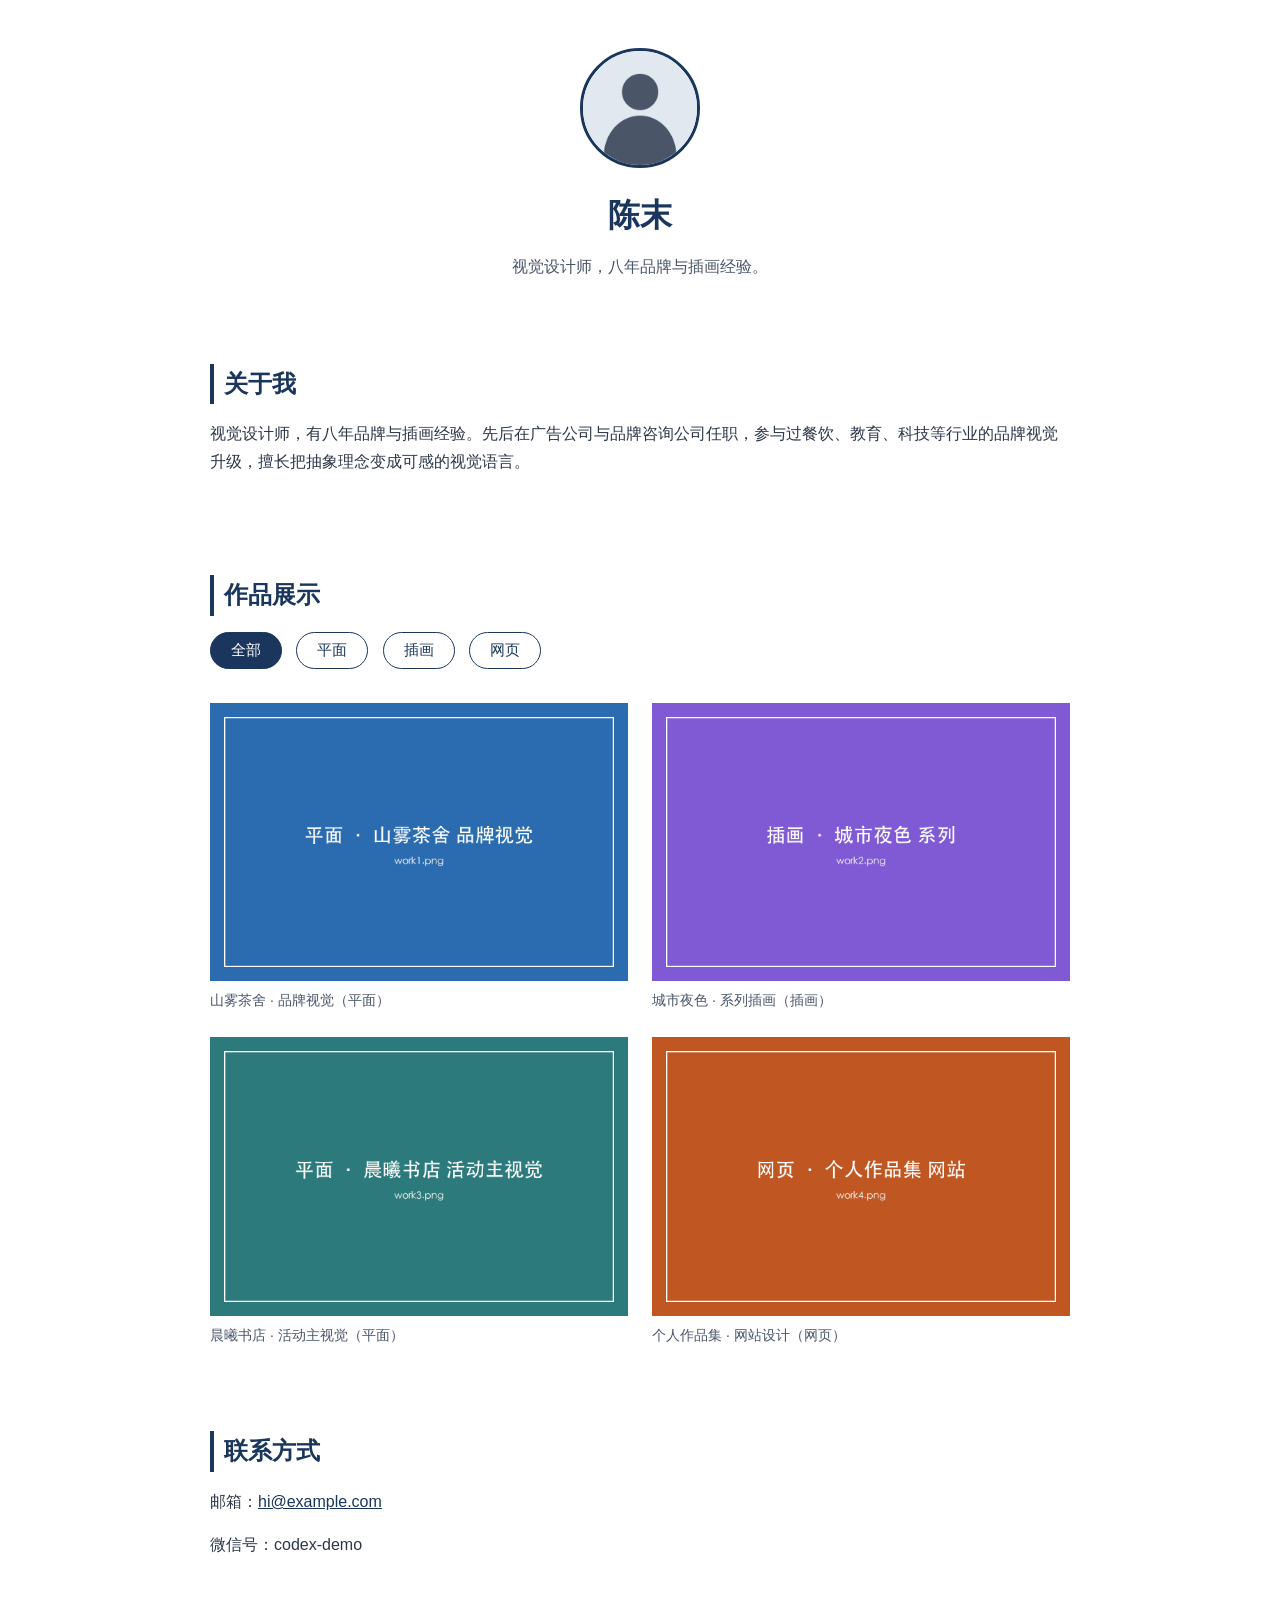
<file: 案例成品/第10章成品/my-page/index.html>
<!DOCTYPE html>
<html lang="zh-CN">
<head>
  <meta charset="UTF-8">
  <meta name="viewport" content="width=device-width, initial-scale=1.0">
  <title>陈末 · 视觉设计师</title>
  <link rel="stylesheet" href="style.css">
</head>
<body>
  <header class="hero">
    <img src="images/photo.jpg" alt="陈末的证件照" class="avatar">
    <h1>陈末</h1>
    <p class="tagline">视觉设计师，八年品牌与插画经验。</p>
  </header>

  <section class="about">
    <h2>关于我</h2>
    <p>视觉设计师，有八年品牌与插画经验。先后在广告公司与品牌咨询公司任职，参与过餐饮、教育、科技等行业的品牌视觉升级，擅长把抽象理念变成可感的视觉语言。</p>
  </section>

  <section class="works">
    <h2>作品展示</h2>
      <div class="filters">
        <button class="filter-btn active" data-filter="all">全部</button>
        <button class="filter-btn" data-filter="graphic">平面</button>
        <button class="filter-btn" data-filter="illustration">插画</button>
        <button class="filter-btn" data-filter="web">网页</button>
      </div>
      <div class="work-grid">
        <figure class="work" data-category="graphic">
          <img src="images/work1.png" alt="山雾茶舍 · 品牌视觉（平面）">
          <figcaption>山雾茶舍 · 品牌视觉（平面）</figcaption>
        </figure>
        <figure class="work" data-category="illustration">
          <img src="images/work2.png" alt="城市夜色 · 系列插画（插画）">
          <figcaption>城市夜色 · 系列插画（插画）</figcaption>
        </figure>
        <figure class="work" data-category="graphic">
          <img src="images/work3.png" alt="晨曦书店 · 活动主视觉（平面）">
          <figcaption>晨曦书店 · 活动主视觉（平面）</figcaption>
        </figure>
        <figure class="work" data-category="web">
          <img src="images/work4.png" alt="个人作品集 · 网站设计（网页）">
          <figcaption>个人作品集 · 网站设计（网页）</figcaption>
        </figure>
      </div>
  </section>

  <section class="contact">
    <h2>联系方式</h2>
    <p>邮箱：<a href="mailto:hi@example.com">hi@example.com</a></p>
    <p>微信号：codex-demo</p>
  </section>
  <script src="script.js"></script>
</body>
</html>
</file>
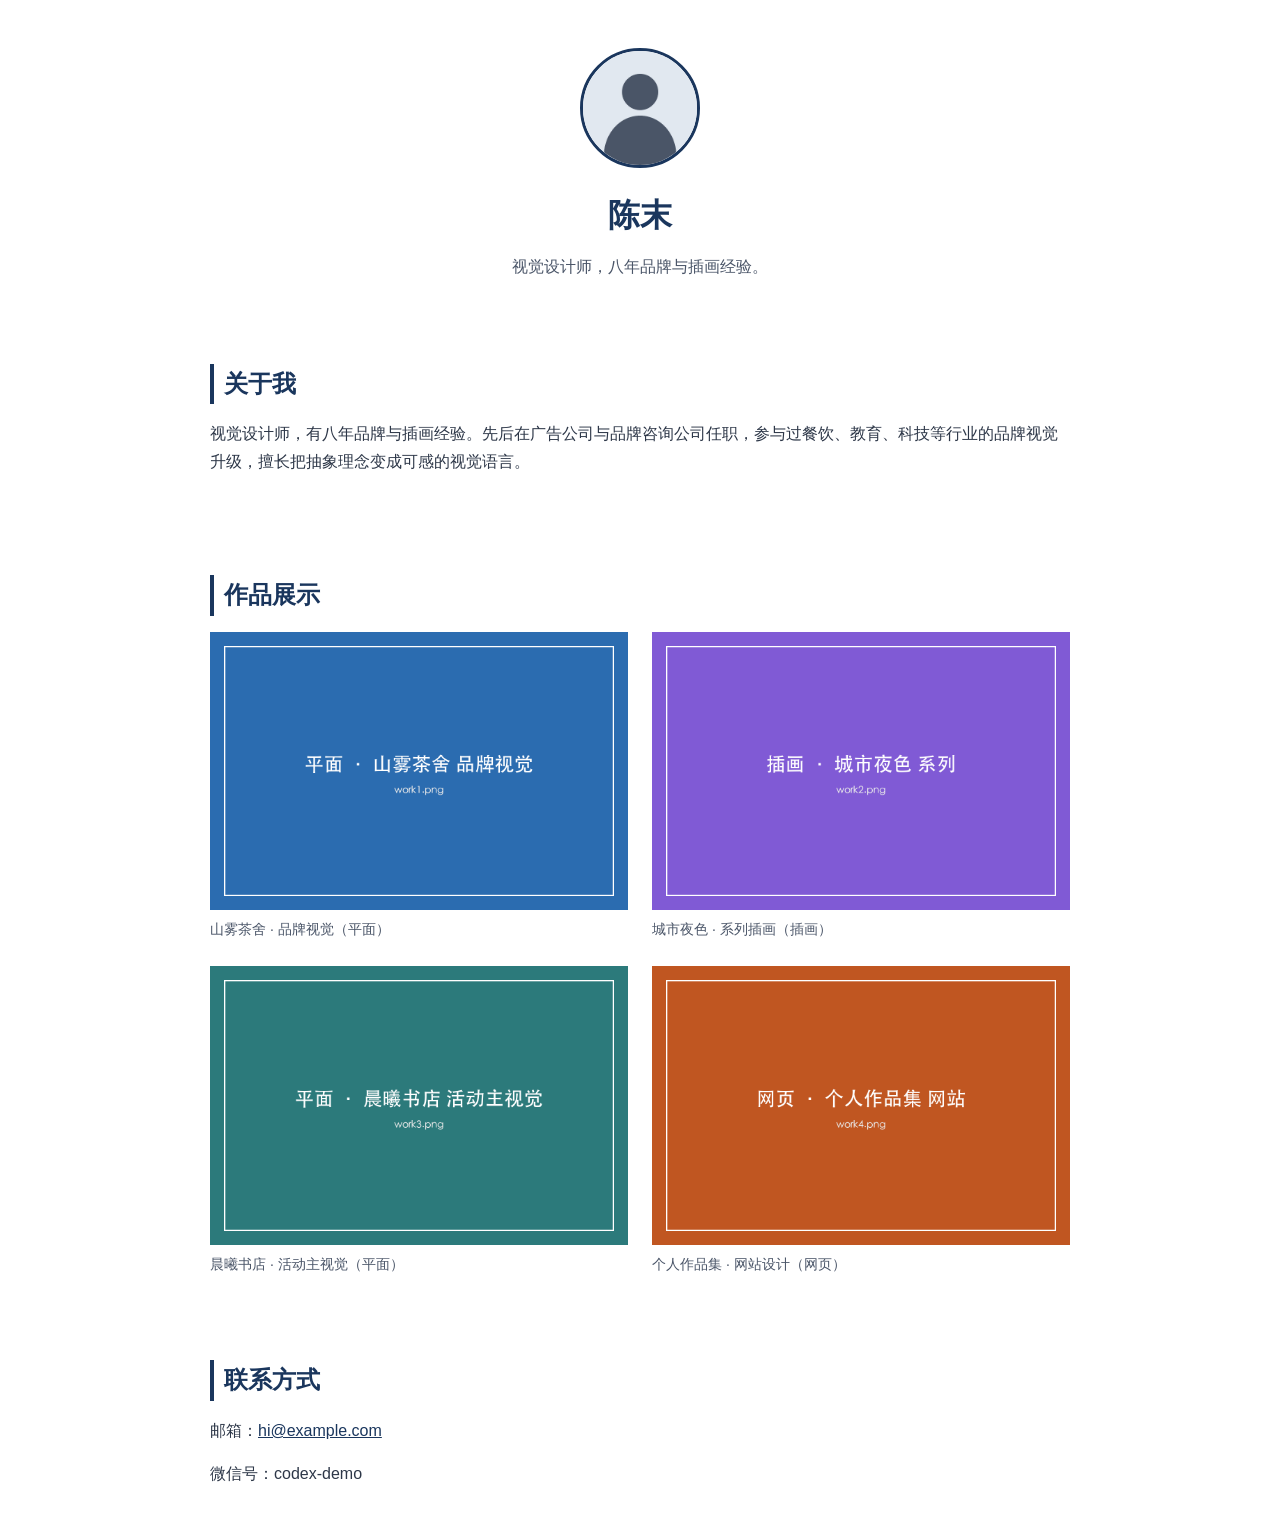
<file: 案例成品/第9章成品/my-page/index.html>
<!DOCTYPE html>
<html lang="zh-CN">
<head>
  <meta charset="UTF-8">
  <meta name="viewport" content="width=device-width, initial-scale=1.0">
  <title>陈末 · 视觉设计师</title>
  <link rel="stylesheet" href="style.css">
</head>
<body>
  <header class="hero">
    <img src="images/photo.jpg" alt="陈末的证件照" class="avatar">
    <h1>陈末</h1>
    <p class="tagline">视觉设计师，八年品牌与插画经验。</p>
  </header>

  <section class="about">
    <h2>关于我</h2>
    <p>视觉设计师，有八年品牌与插画经验。先后在广告公司与品牌咨询公司任职，参与过餐饮、教育、科技等行业的品牌视觉升级，擅长把抽象理念变成可感的视觉语言。</p>
  </section>

  <section class="works">
    <h2>作品展示</h2>
      <div class="work-grid">
        <figure class="work">
          <img src="images/work1.png" alt="山雾茶舍 · 品牌视觉（平面）">
          <figcaption>山雾茶舍 · 品牌视觉（平面）</figcaption>
        </figure>
        <figure class="work">
          <img src="images/work2.png" alt="城市夜色 · 系列插画（插画）">
          <figcaption>城市夜色 · 系列插画（插画）</figcaption>
        </figure>
        <figure class="work">
          <img src="images/work3.png" alt="晨曦书店 · 活动主视觉（平面）">
          <figcaption>晨曦书店 · 活动主视觉（平面）</figcaption>
        </figure>
        <figure class="work">
          <img src="images/work4.png" alt="个人作品集 · 网站设计（网页）">
          <figcaption>个人作品集 · 网站设计（网页）</figcaption>
        </figure>
      </div>
  </section>

  <section class="contact">
    <h2>联系方式</h2>
    <p>邮箱：<a href="mailto:hi@example.com">hi@example.com</a></p>
    <p>微信号：codex-demo</p>
  </section>
</body>
</html>
</file>
<file: 案例成品/第10章成品/my-page/style.css>
/* 整体 */
* { box-sizing: border-box; }
body {
  margin: 0;
  font-family: -apple-system, "PingFang SC", "Microsoft YaHei", sans-serif;
  color: #2d3748;
  background: #ffffff;
  line-height: 1.7;
}

/* 顶部：照片和一句话介绍 */
.hero {
  text-align: center;
  padding: 48px 20px 32px;
}
.avatar {
  width: 120px;
  height: 120px;
  border-radius: 50%;
  border: 3px solid #1a365d;
  object-fit: cover;
}
.hero h1 {
  margin: 12px 0 0;
  color: #1a365d;
}
.tagline {
  margin: 10px auto 0;
  color: #4a5568;
}

/* 中部：关于我 + 作品 */
.about, .works, .contact {
  max-width: 900px;
  margin: 0 auto;
  padding: 32px 20px;
}
.about h2, .works h2, .contact h2 {
  color: #1a365d;
  margin-bottom: 16px;
  border-left: 4px solid #1a365d;
  padding-left: 10px;
}

/* 作品网格：宽屏两列 */
.work-grid {
  display: grid;
  grid-template-columns: repeat(2, 1fr);
  gap: 24px;
}
.work { margin: 0; }
.work img {
  width: 100%;
  display: block;
}
.work figcaption {
  margin-top: 8px;
  font-size: 14px;
  color: #4a5568;
}
.contact a { color: #1a365d; }

/* 窄屏：作品排成一列 */
@media (max-width: 600px) {
  .work-grid { grid-template-columns: 1fr; }
}

/* 筛选按钮 */
.filters { margin-bottom: 24px; }
.filter-btn {
  padding: 8px 20px;
  margin: 0 10px 10px 0;
  border: 1px solid #1a365d;
  background: #ffffff;
  color: #1a365d;
  border-radius: 20px;
  cursor: pointer;
  font-size: 15px;
}
.filter-btn.active, .filter-btn:hover {
  background: #1a365d;
  color: #ffffff;
}
.work.hidden { display: none; }
</file>
<file: 案例成品/第9章成品/my-page/style.css>
/* 整体 */
* { box-sizing: border-box; }
body {
  margin: 0;
  font-family: -apple-system, "PingFang SC", "Microsoft YaHei", sans-serif;
  color: #2d3748;
  background: #ffffff;
  line-height: 1.7;
}

/* 顶部：照片和一句话介绍 */
.hero {
  text-align: center;
  padding: 48px 20px 32px;
}
.avatar {
  width: 120px;
  height: 120px;
  border-radius: 50%;
  border: 3px solid #1a365d;
  object-fit: cover;
}
.hero h1 {
  margin: 12px 0 0;
  color: #1a365d;
}
.tagline {
  margin: 10px auto 0;
  color: #4a5568;
}

/* 中部：关于我 + 作品 */
.about, .works, .contact {
  max-width: 900px;
  margin: 0 auto;
  padding: 32px 20px;
}
.about h2, .works h2, .contact h2 {
  color: #1a365d;
  margin-bottom: 16px;
  border-left: 4px solid #1a365d;
  padding-left: 10px;
}

/* 作品网格：宽屏两列 */
.work-grid {
  display: grid;
  grid-template-columns: repeat(2, 1fr);
  gap: 24px;
}
.work { margin: 0; }
.work img {
  width: 100%;
  display: block;
}
.work figcaption {
  margin-top: 8px;
  font-size: 14px;
  color: #4a5568;
}
.contact a { color: #1a365d; }

/* 窄屏：作品排成一列 */
@media (max-width: 600px) {
  .work-grid { grid-template-columns: 1fr; }
}
</file>
